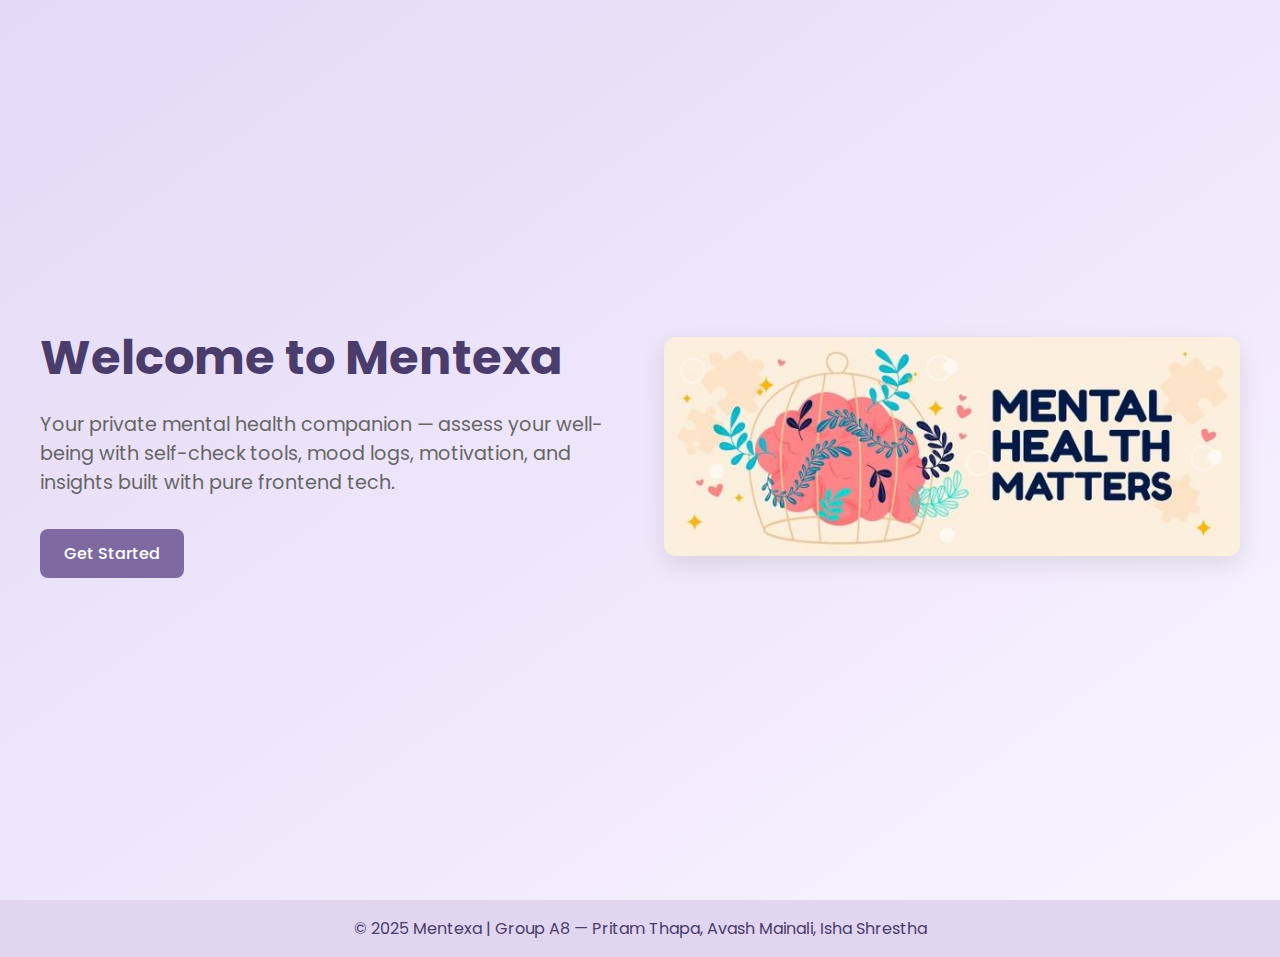
<file: index.html>
<!DOCTYPE html>
<html lang="en">
<head>
    <meta charset="UTF-8">
    <meta name="viewport" content="width=device-width, initial-scale=1.0">
    <title>Mentexa - Mental Health Portal</title>
    <link href="https://fonts.googleapis.com/css2?family=Poppins:wght@300;500;700&display=swap" rel ="stylesheet">
    <style>
        * {
            margin: 0;
            padding: 0;
            box-sizing: border-box;
        }
        body{
            font-family: 'Poppins','sans-serif';
            background: linear-gradient(to right, #e8e1f2, #9a8fc2);
            color: #4a3c6b;
        }
        .hero{
            display: flex;
            align-items: center;
            justify-content: center;
            min-height: 100vh;
            padding: 2 rem;
            background: linear-gradient(to bottom right,#e4d9f6, #f8f4ff);
        }
        .hero-content{
            max-width: 1200px;
            width: 100%;
            display: flex;
            flex-wrap: wrap;
            align-items: center;
            justify-content: center;
            gap: 3rem;
        }
        .hero-text{
            flex: 1 1 400px;
            animation: fadeIn 1.3s ease;
        }
        .hero-text h1{
            font-size: 3rem;
            color: #4a3c6b;
            margin-bottom: 1rem;
        }
        .hero-text p{
            font-size: 1.2rem;
            color: #666;
            margin-bottom: 2rem;
        }
        .hero-text a{
            display: inline-block;
            padding: 0.75rem 1.5rem;
            background-color: #7e6aa0;
            color: #fff;
            text-decoration: none;
            font-weight: 500;
            border-radius: 8px;
            transition: background 0.3s ease;
        }

        .hero-text a:hover{
            color: #5c4d78;
        }

        .hero-image{
            flex: 1 1 400px;
            text-align: center;
            animation: fadeIn 1.5s ease;
        }

        .hero-image img{
            max-width: 100%;
            height: auto;
            border-radius: 12px;
            box-shadow: 0 8px 25px  rgba(0, 0, 0, 0.1) ;
        }

        footer{
            text-align: center;
            padding: 1rem;
            background-color: #e1d5f0;
            color: #4a3c6b;
        }
        @keyframes fadeIn{
            0%{
                opacity: 0;
                transform: translateY(20px);
            }
            100%{
                opacity: 1;
                transform: translateY(0);
            }
        }
        @media (max-width: 768px){
            .hero-text{
                font-size: 2.3rem;
            }
            .hero {
                flex-direction: column;
            }
            .hero-content{
                flex-direction: column;
            }
        }
    
    </style>
</head>
<body>
    <section class="hero">
        <div class="hero-content">
            <div class="hero-text">
                <h1> Welcome to Mentexa</h1>
                <p>Your private mental health companion — assess your well-being with self-check tools, mood logs, motivation, and insights built with pure frontend tech.</p>
        <a href="pages/html/home.html">Get Started</a>
            </div>
            <div class="hero-image">
                <img src="pictures/mentalhealth.jpg" alt="Mental Health Illustration" />
            </div>
        </div>
    </section>
    <footer>
        &copy; 2025 Mentexa | Group A8 — Pritam Thapa, Avash Mainali, Isha Shrestha
    </footer>
</body>
</html>
</file>
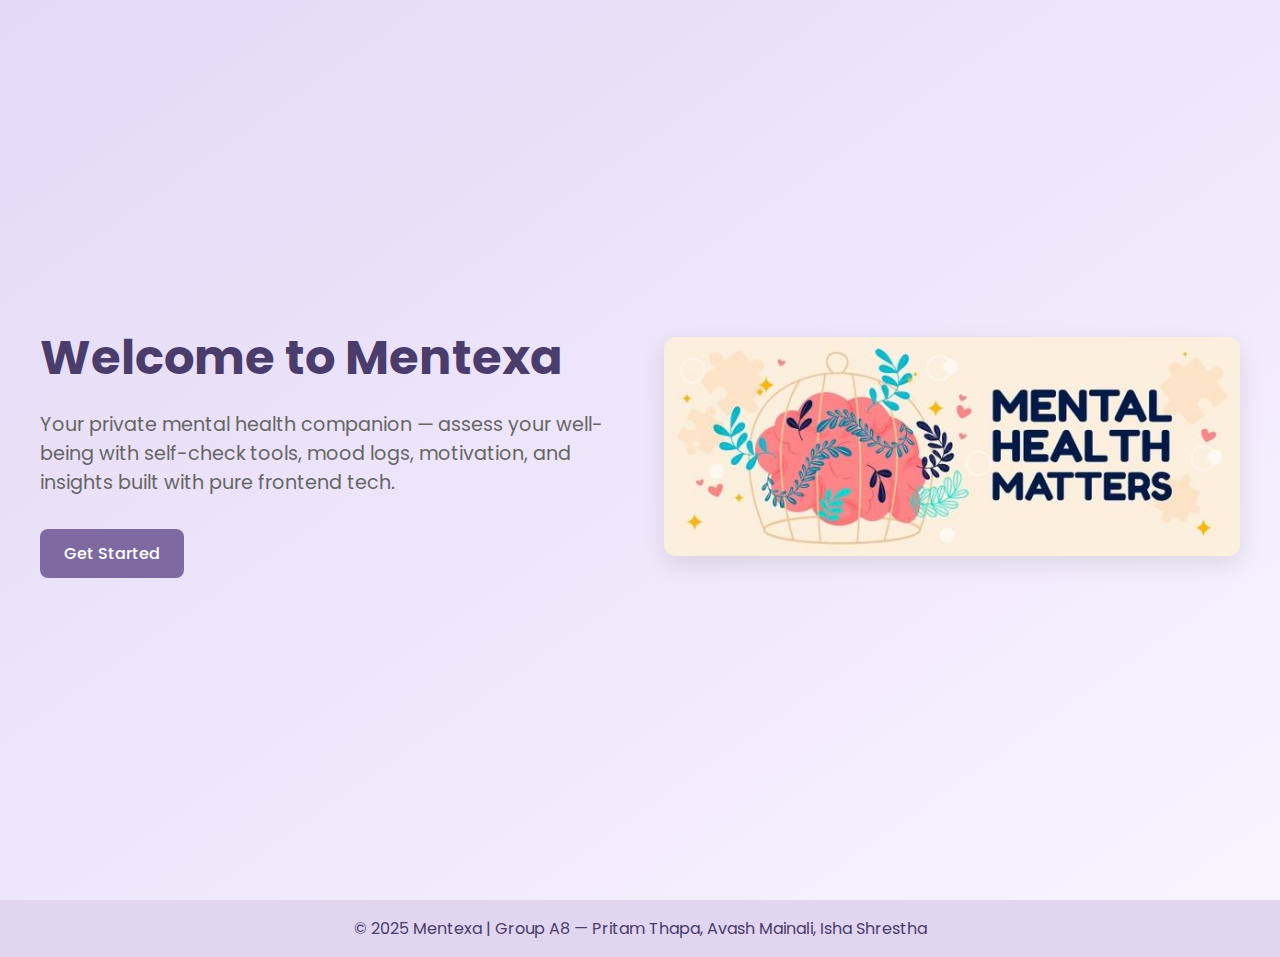
<file: pages/index.html>
<!DOCTYPE html>
<html lang="en">
<head>
    <meta charset="UTF-8">
    <meta name="viewport" content="width=device-width, initial-scale=1.0">
    <title>Mentexa - Mental Health Portal</title>
    <link href="https://fonts.googleapis.com/css2?family=Poppins:wght@300;500;700&display=swap" rel ="stylesheet">
    <style>
        * {
            margin: 0;
            padding: 0;
            box-sizing: border-box;
        }
        body{
            font-family: 'Poppins','sans-serif';
            background: linear-gradient(to right, #e8e1f2, #9a8fc2);
            color: #4a3c6b;
        }
        .hero{
            display: flex;
            align-items: center;
            justify-content: center;
            min-height: 100vh;
            padding: 2 rem;
            background: linear-gradient(to bottom right,#e4d9f6, #f8f4ff);
        }
        .hero-content{
            max-width: 1200px;
            width: 100%;
            display: flex;
            flex-wrap: wrap;
            align-items: center;
            justify-content: center;
            gap: 3rem;
        }
        .hero-text{
            flex: 1 1 400px;
            animation: fadeIn 1.3s ease;
        }
        .hero-text h1{
            font-size: 3rem;
            color: #4a3c6b;
            margin-bottom: 1rem;
        }
        .hero-text p{
            font-size: 1.2rem;
            color: #666;
            margin-bottom: 2rem;
        }
        .hero-text a{
            display: inline-block;
            padding: 0.75rem 1.5rem;
            background-color: #7e6aa0;
            color: #fff;
            text-decoration: none;
            font-weight: 500;
            border-radius: 8px;
            transition: background 0.3s ease;
        }

        .hero-text a:hover{
            color: #5c4d78;
        }

        .hero-image{
            flex: 1 1 400px;
            text-align: center;
            animation: fadeIn 1.5s ease;
        }

        .hero-image img{
            max-width: 100%;
            height: auto;
            border-radius: 12px;
            box-shadow: 0 8px 25px  rgba(0, 0, 0, 0.1) ;
        }

        footer{
            text-align: center;
            padding: 1rem;
            background-color: #e1d5f0;
            color: #4a3c6b;
        }
        @keyframes fadeIn{
            0%{
                opacity: 0;
                transform: translateY(20px);
            }
            100%{
                opacity: 1;
                transform: translateY(0);
            }
        }
        @media (max-width: 768px){
            .hero-text{
                font-size: 2.3rem;
            }
            .hero {
                flex-direction: column;
            }
            .hero-content{
                flex-direction: column;
            }
        }
    
    </style>
</head>
<body>
    <section class="hero">
        <div class="hero-content">
            <div class="hero-text">
                <h1> Welcome to Mentexa</h1>
                <p>Your private mental health companion — assess your well-being with self-check tools, mood logs, motivation, and insights built with pure frontend tech.</p>
        <a href="home1.html">Get Started</a>
            </div>
            <div class="hero-image">
                <img src="..\pictures\mentalhealth.jpg" alt="Mental Health Illustration" />
            </div>
        </div>
    </section>
    <footer>
        &copy; 2025 Mentexa | Group A8 — Pritam Thapa, Avash Mainali, Isha Shrestha
    </footer>
</body>
</html>
</file>
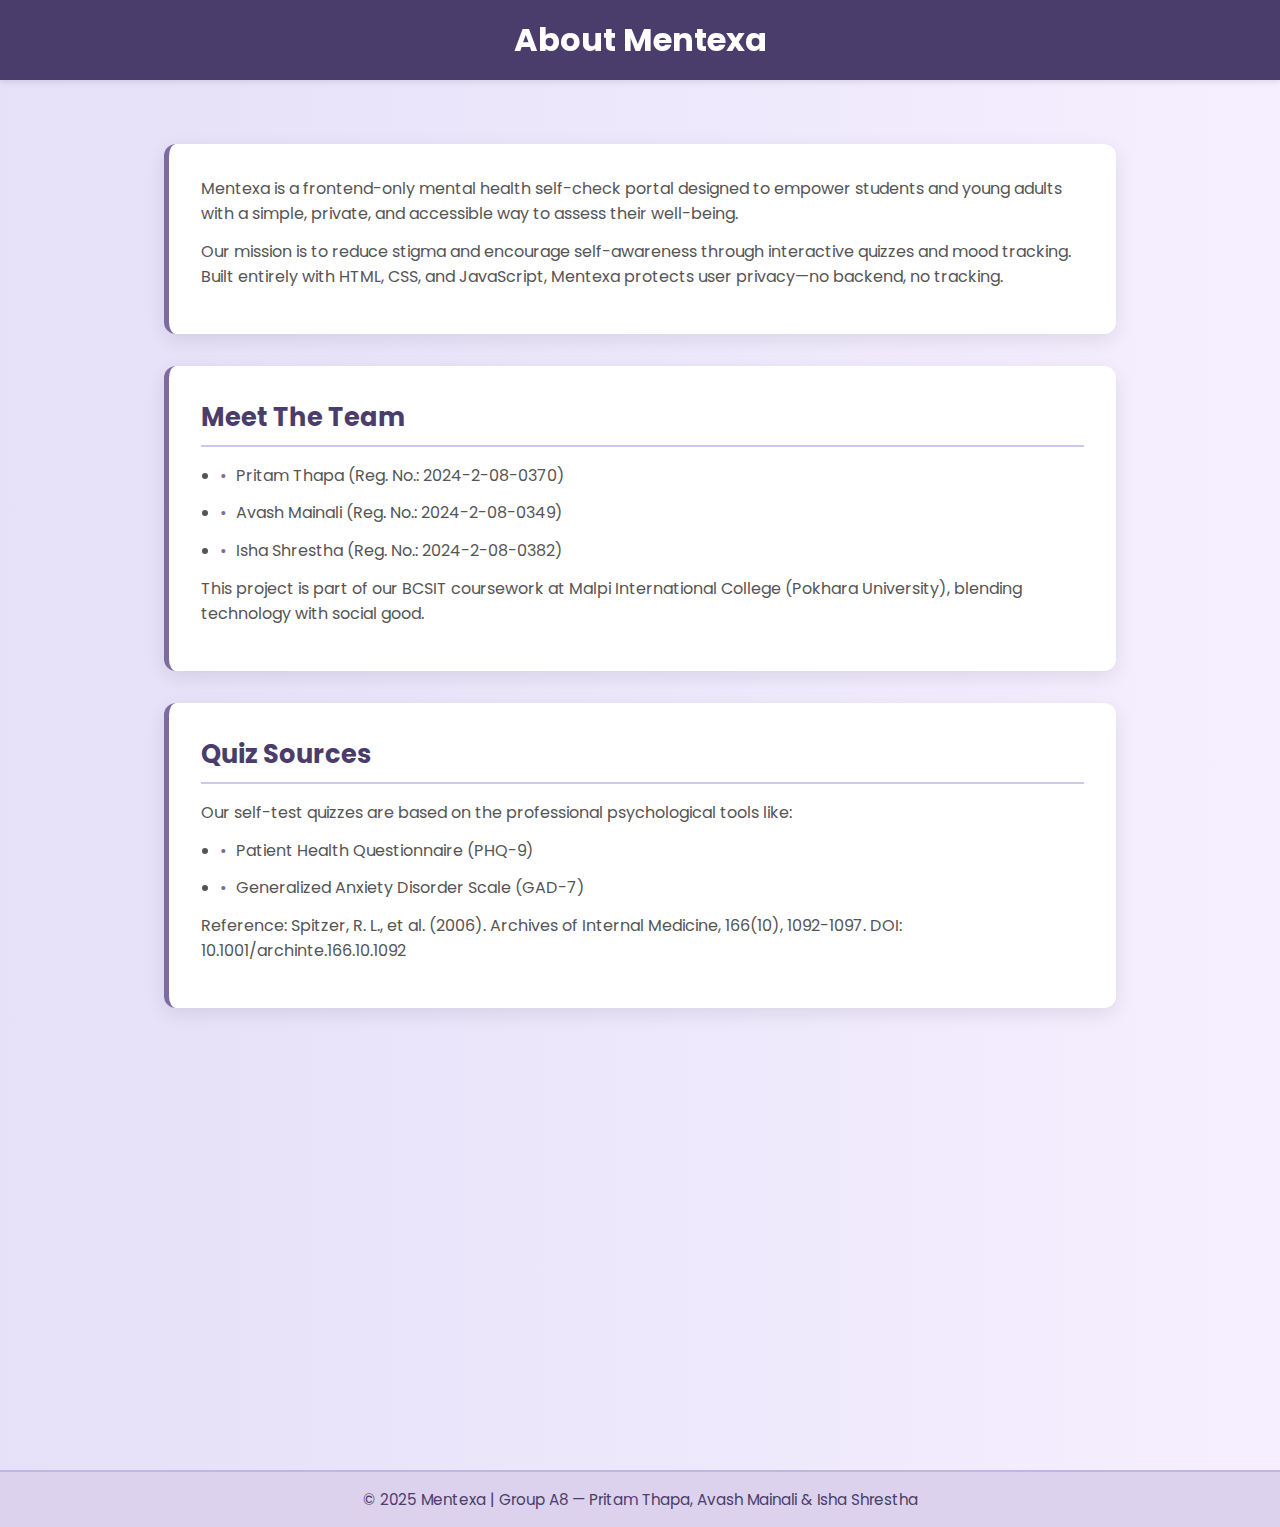
<file: pages/about.html>
<!DOCTYPE html>
<html lang="en">
<head>
    <meta charset="UTF-8">
    <meta name="viewport" content="width=device-width, initial-scale=1.0">
    <title>About us</title>
    <link href="https://fonts.googleapis.com/css2?family=Poppins:wght@400;600&display=swap" rel="stylesheet"> <!--link for Poppins font--> 
    <style>
        *{
            margin: 0;
            padding: 0;
            box-sizing: border-box;
        }
        body{
            font-family: 'Poppins', sans-serif;
            background: linear-gradient(to right,  #e6e0f8, #f5efff);
            color: #333;
        }
        header{
            position: sticky; /*makes the header "stick" to the top of the page when you scroll down*/
            top: 0;
            background: #4a3c6b;
            padding: 1rem 0;
            color: #fff;
            text-align: center;
            z-index: 100;
            box-shadow: 0 2px 6px rgba(0, 0, 0, 0.1);
        }

        header h1{
            font-size: 2rem;
        }

        .container{ 
            max-width: 1000px;
            margin: 0 auto;
            padding: 2rem 1.5rem;
        }

        .section{ /* Section designing */
            background: #ffffff;
            padding: 2rem;
            margin: 2rem 0;
            border-left: 5px solid #7e6aa0; /* Creates a solid left border of 5px */
            border-radius: 12px; 
            box-shadow: 0 6px 20px rgba(0, 0, 0, 0.09);
            transition: transform 0.4s ease, box-shadow 0.4s ease;
        }
        .section:hover{
            transform: translateY(-5px); /* Lifts the hovered section towards Y direction by 5px */
            box-shadow: 0 8px 28px rgba(0, 0, 0, 0.2);
        }

        .section h2{
            color: #4a3c6b;
            font-size: 1.6rem;
            margin-bottom: 1rem;
            border-bottom: 2px solid #d3c4f0;
            padding-bottom: 0.5rem;
        }

        .section p, .section li {
            font-size: 1rem;
            color: #555;
            margin-bottom: 0.8rem;
        }

        ul{
            padding-left: 1.2rem;
        }

        li {
            position: relative;
            padding-left: 1rem;
        }

        li::before{
            content:'•';
            position: absolute;
            left: 0;
            color: #7e6aa0;
        }

        footer {
            background: #dcd2ed;
            padding: 1rem;
            text-align: center;
            color: #4a3c6b;
            font-size: 0.95rem;
            margin-top: 3rem;
            border-top: 2px solid #c6b3e6;
        }
        /* Scroll Animation*/
        .fade-in {
            opacity: 0;
            transform: translateY(30px);
            transition: opacity 0.8s ease, transform 0.8s ease;
        }
        .fade-in.show {
            opacity: 1;
            transform: translateY(0);
        }

        @media (max-width: 600px){ /*responsive */
            header h1{
                font-size: 1.5rem;
            }
            .section h2{
                font-size: 1.3rem;
            }
            .section{
                padding: 1.5rem;
            }
        }
    </style>
</head>
<body>
    <header>
        <h1>About Mentexa</h1>
    </header>
    <div class="container"> <!-- Class container -->
        <section class="section fade-in"> <!--Mentexa Intro-->
             <p>Mentexa is a frontend-only mental health self-check portal designed to empower students and young adults with a simple, private, and accessible way to assess their well-being.</p>
      <p>Our mission is to reduce stigma and encourage self-awareness through interactive quizzes and mood tracking. Built entirely with HTML, CSS, and JavaScript, Mentexa protects user privacy—no backend, no tracking.</p>
        </section>
        <section class="section fade-in"><!-- Team Intro-->
            <h2>Meet The Team</h2>
            <ul>
        <li>Pritam Thapa (Reg. No.: 2024-2-08-0370)</li>
        <li>Avash Mainali (Reg. No.: 2024-2-08-0349)</li>
        <li>Isha Shrestha (Reg. No.: 2024-2-08-0382)</li>
            </ul>
            <p>This project is part of our BCSIT coursework at Malpi International College (Pokhara University), blending technology with social good.</p>
        </section>
        <section class="section fade-in">
        <h2>Quiz Sources</h2> <!--Question Sources -->
        <p> Our self-test quizzes are based on the professional psychological tools like: </p>
            <ul>
                <li>Patient Health Questionnaire (PHQ-9)</li>
                <li>Generalized Anxiety Disorder Scale (GAD-7)</li>
            </ul>
        <p>Reference: Spitzer, R. L., et al. (2006). Archives of Internal Medicine, 166(10), 1092-1097. DOI: 10.1001/archinte.166.10.1092</p>
        </section>
        <section class="section fade-in"><!--framework insight-->
            <h2>Frontend Frameworks Insight</h2>
            <p>Although Mentexa uses only HTML, CSS and JavaScript, we've studied mordern frameworks to shape our vision:</p>
            <ul>
                <li><strong>React:</strong> Component-based UI architecture.</li>
                <li><strong>Angular:</strong> Robust MVC structure with data-binding.</li>
                <li><strong>Vue.js:</strong> Lightweight, flexible reactivity.</li>
            </ul>
            <p>Future versions of Mentexa may integrate such frameworks for enhanced experiences.</p>
        </section>
    </div>
    <footer><!--copy right-->
        &copy; 2025 Mentexa | Group A8 — Pritam Thapa, Avash Mainali & Isha Shrestha
    </footer>
</body>
<script>
    // JS scroll animation
const fadeInElements = document.querySelectorAll('.fade-in');

const observer = new IntersectionObserver( entries =>{
    entries.forEach(entry =>{
        if (entry.isIntersecting){
            entry.target.classList.add('show');
        }
    });
},{ threshold: 0.1});
fadeInElements.forEach(el => observer.observe(el));
</script>
</html>
</file>
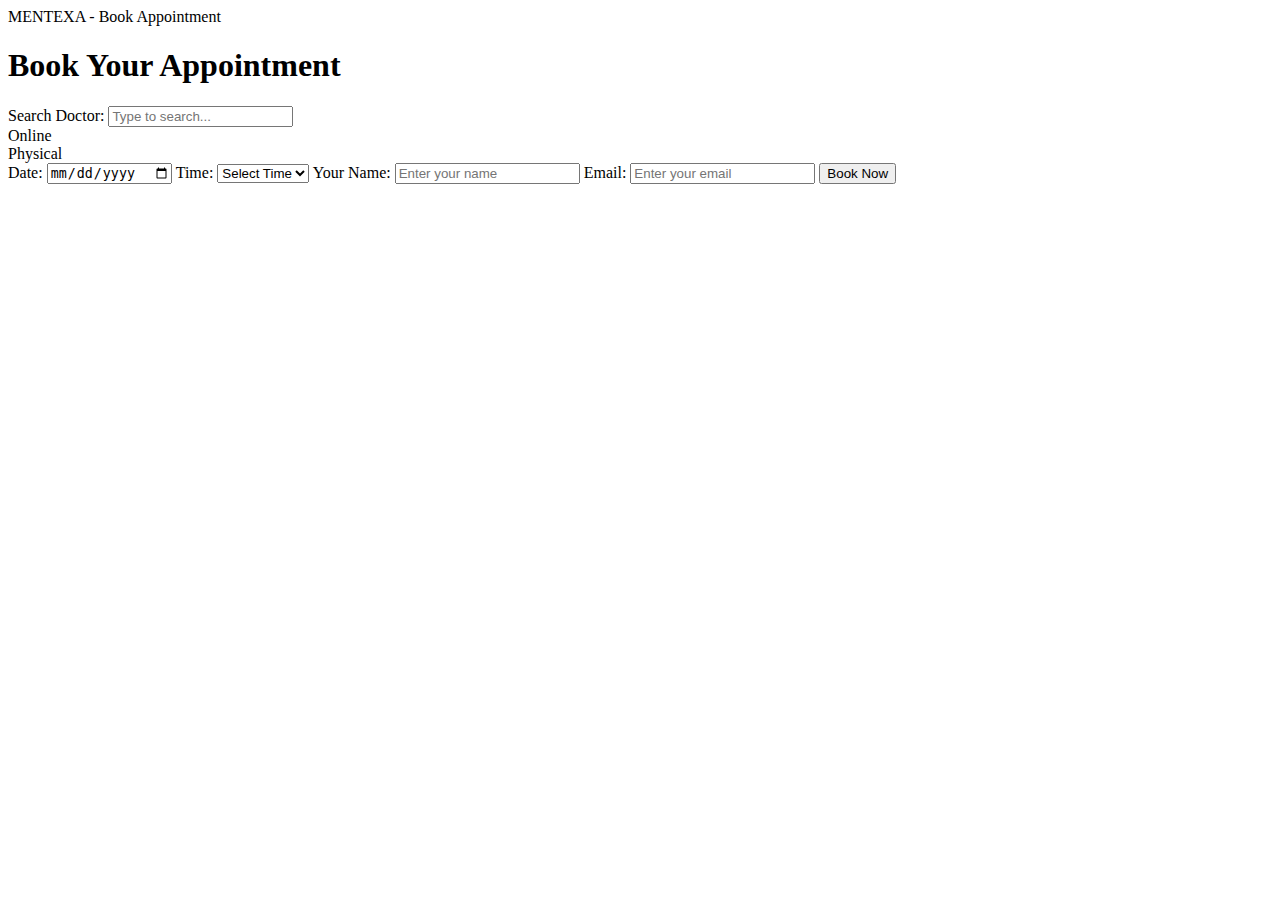
<file: pages/Appointment Booking.html>
<!DOCTYPE html>
<html lang="en">
<head>
    <meta charset="UTF-8">
    <meta name="viewport" content="width=device-width, initial-scale=1.0">
    <title>Mentexa - Appointment Booking</title>
  <link href="https://fonts.googleapis.com/css2?family=Poppins:wght@300;400;600&display=swap" rel="stylesheet">
  <style>
    /* css */
  </style>
</head>
<body>
  <header>MENTEXA - Book Appointment</header>
  <main>
    <h1>Book Your Appointment</h1>

    <label for="search">Search Doctor:</label>
    <input type="text" id="search" placeholder="Type to search...">

    <div id="doctor-list"></div>

    <div class="appointment-type">
      <div id="online" class="selected" onclick="selectType('online')">Online</div>
      <div id="physical" onclick="selectType('physical')">Physical</div>
    </div>

    <div id="location-section" style="display:none;">
      <label for="location">Location:</label>
      <select id="location">
        <option value="Kathmandu">Kathmandu</option>
        <option value="Pokhara">Pokhara</option>
      </select>
    </div>

    <label for="date">Date:</label>
    <input type="date" id="date" min="2025-06-10">

    <label for="time">Time:</label>
    <select id="time">
      <option value="">Select Time</option>
      <option value="10:00 AM">10:00 AM</option>
      <option value="2:00 PM">2:00 PM</option>
      <option value="4:00 PM">4:00 PM</option>
    </select>

    <label for="name">Your Name:</label>
    <input type="text" id="name" placeholder="Enter your name">

    <label for="email">Email:</label>
    <input type="email" id="email" placeholder="Enter your email">

    <button onclick="bookAppointment()">Book Now</button>

    <div id="confirmation" style="display: none;"></div>
    <div id="history"></div>
  </main>
  <script>
    // JS
  </script>
</body>
</html>
</file>
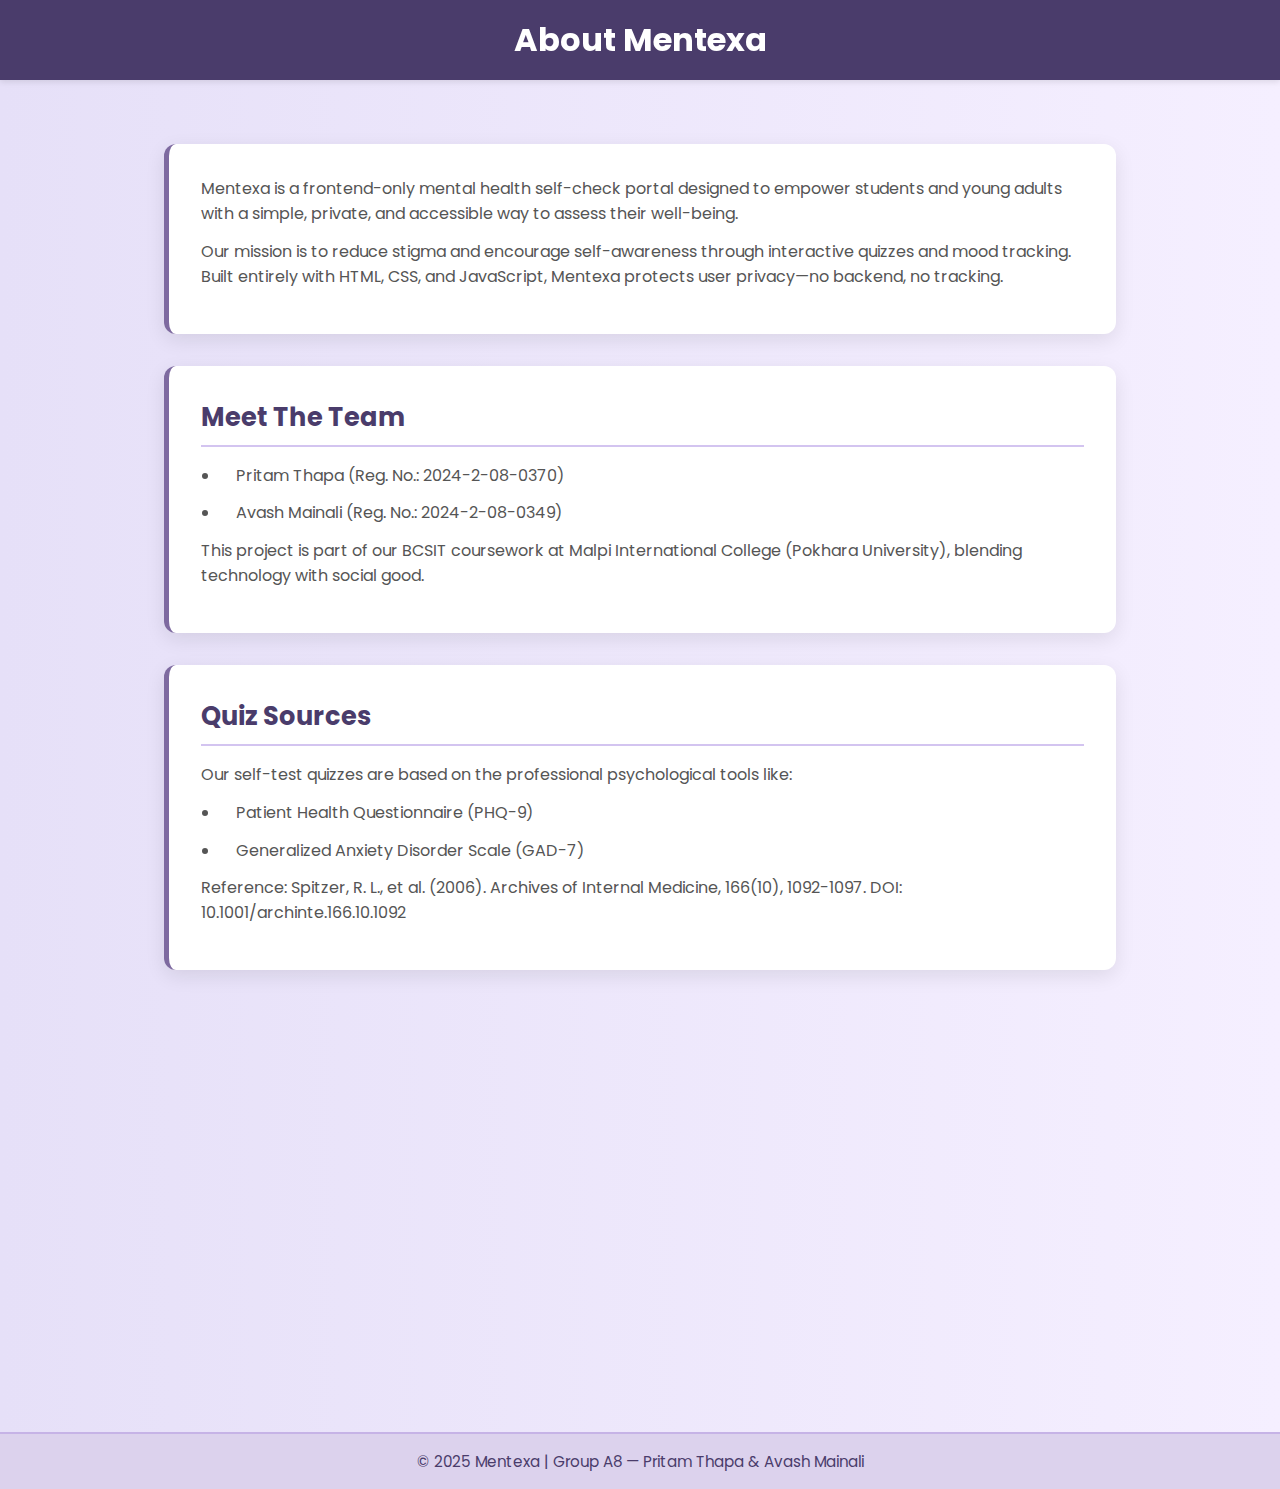
<file: pages/html/about.html>
<!DOCTYPE html>
<html lang="en">
<head>
    <meta charset="UTF-8">
    <meta name="viewport" content="width=device-width, initial-scale=1.0">
    <title>About us</title>
    <link href="https://fonts.googleapis.com/css2?family=Poppins:wght@400;600&display=swap" rel="stylesheet"> <!--link for Poppins font--> 
    <link rel="stylesheet" href="../CSS/about.css">
</head>
<body>
    <header>
        <h1>About Mentexa</h1>
    </header>
    <div class="container"> <!-- Class container -->
        <section class="section fade-in"> <!--Mentexa Intro-->
             <p>Mentexa is a frontend-only mental health self-check portal designed to empower students and young adults with a simple, private, and accessible way to assess their well-being.</p>
      <p>Our mission is to reduce stigma and encourage self-awareness through interactive quizzes and mood tracking. Built entirely with HTML, CSS, and JavaScript, Mentexa protects user privacy—no backend, no tracking.</p>
        </section>
        <section class="section fade-in"><!-- Team Intro-->
            <h2>Meet The Team</h2>
            <ul>
        <li>Pritam Thapa (Reg. No.: 2024-2-08-0370)</li>
        <li>Avash Mainali (Reg. No.: 2024-2-08-0349)</li>
            </ul>
            <p>This project is part of our BCSIT coursework at Malpi International College (Pokhara University), blending technology with social good.</p>
        </section>
        <section class="section fade-in">
        <h2>Quiz Sources</h2> <!--Question Sources -->
        <p> Our self-test quizzes are based on the professional psychological tools like: </p>
            <ul>
                <li>Patient Health Questionnaire (PHQ-9)</li>
                <li>Generalized Anxiety Disorder Scale (GAD-7)</li>
            </ul>
        <p>Reference: Spitzer, R. L., et al. (2006). Archives of Internal Medicine, 166(10), 1092-1097. DOI: 10.1001/archinte.166.10.1092</p>
        </section>
        <section class="section fade-in"><!--framework insight-->
            <h2>Frontend Frameworks Insight</h2>
            <p>Although Mentexa uses only HTML, CSS and JavaScript, we've studied mordern frameworks to shape our vision:</p>
            <ul>
                <li><strong>React:</strong> Component-based UI architecture.</li>
                <li><strong>Angular:</strong> Robust MVC structure with data-binding.</li>
                <li><strong>Vue.js:</strong> Lightweight, flexible reactivity.</li>
            </ul>
            <p>Future versions of Mentexa may integrate such frameworks for enhanced experiences.</p>
        </section>
    </div>
    <footer><!--copy right-->
        &copy; 2025 Mentexa | Group A8 — Pritam Thapa & Avash Mainali
    </footer>
 <script src="../JS/about.js"></script>    
</body>
</html>
</file>
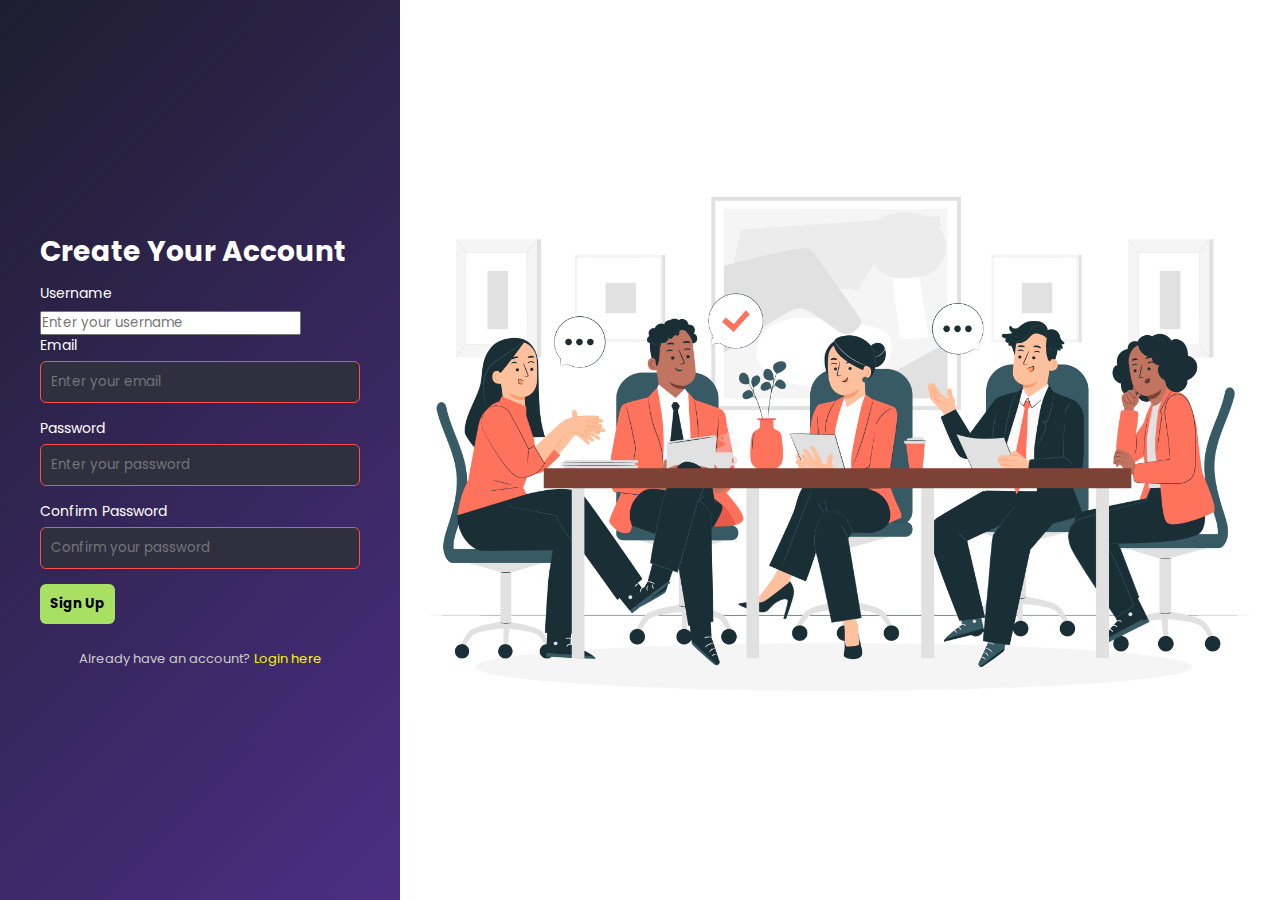
<file: pages/html/signup.html>
<!DOCTYPE html>
<html lang="en">
<head>
  <meta charset="UTF-8" />
  <meta name="viewport" content="width=device-width, initial-scale=1" />
  <title>Sign Up - Mentexa</title>
  <link href="https://fonts.googleapis.com/css2?family=Poppins:wght@400;600&display=swap" rel="stylesheet" />
  <link rel="stylesheet" href="../../pages/CSS/login.css" />
</head>
<body>
  <div class="login-container">
    <div class="form-box">
      <h2>Create Your Account</h2>
      <form id="signupForm" novalidate>
        <label for="username">Username</label>
        <input type="text" id="username" name="username" placeholder="Enter your username" required minlength="3" maxlength="20" />
        <div id="usernameError" class="error"></div>

        <label for="email">Email</label>
        <input type="email" id="email" name="email" placeholder="Enter your email" required />
        <div id="emailError" class="error"></div>

        <label for="password">Password</label>
        <input type="password" id="password" name="password" placeholder="Enter your password" required minlength="6" />
        <div id="passwordError" class="error"></div>

        <label for="confirmPassword">Confirm Password</label>
        <input type="password" id="confirmPassword" name="confirmPassword" placeholder="Confirm your password" required />
        <div id="confirmPasswordError" class="error"></div>

        <button type="submit" class="primary">Sign Up</button>
        <div id="signupSuccess" class="success"></div>
        <div id="signupError" class="error"></div>
      </form>
      <p class="signup">Already have an account? <a href="login.html">Login here</a></p>
    </div>
    <div class="image-panel">
      <img src="../../pictures/10314658.jpg" alt="Sign Up Illustration" />
    </div>
  </div>

  <script src="../JS/signup.js"></script>
</body>
</html>
</file>
<file: pages/CSS/about.css>
*{
            margin: 0;
            padding: 0;
            box-sizing: border-box;
        }
        body{
            font-family: 'Poppins', sans-serif;
            background: linear-gradient(to right,  #e6e0f8, #f5efff);
            color: #333;
        }
        header{
            position: sticky; /*makes the header "stick" to the top of the page when you scroll down*/
            top: 0;
            background: #4a3c6b;
            padding: 1rem 0;
            color: #fff;
            text-align: center;
            z-index: 100;
            box-shadow: 0 2px 6px rgba(0, 0, 0, 0.1);
        }

        header h1{
            font-size: 2rem;
        }

        .container{ 
            max-width: 1000px;
            margin: 0 auto;
            padding: 2rem 1.5rem;
        }

        .section{ /* Section designing */
            background: #ffffff;
            padding: 2rem;
            margin: 2rem 0;
            border-left: 5px solid #7e6aa0; /* Creates a solid left border of 5px */
            border-radius: 12px; 
            box-shadow: 0 6px 20px rgba(0, 0, 0, 0.09);
            transition: transform 0.4s ease, box-shadow 0.4s ease;
        }
        .section:hover{
            transform: translateY(-5px); /* Lifts the hovered section towards Y direction by 5px */
            box-shadow: 0 8px 28px rgba(0, 0, 0, 0.2);
        }

        .section h2{
            color: #4a3c6b;
            font-size: 1.6rem;
            margin-bottom: 1rem;
            border-bottom: 2px solid #d3c4f0;
            padding-bottom: 0.5rem;
        }

        .section p, .section li {
            font-size: 1rem;
            color: #555;
            margin-bottom: 0.8rem;
        }

        ul{
            padding-left: 1.2rem;
        }

        li {
            position: relative;
            padding-left: 1rem;
        }

        li::before{           
            position: absolute;
            left: 0;
            color: #7e6aa0;
        }

        footer {
            background: #dcd2ed;
            padding: 1rem;
            text-align: center;
            color: #4a3c6b;
            font-size: 0.95rem;
            margin-top: 3rem;
            border-top: 2px solid #c6b3e6;
        }
        /* Scroll Animation*/
        .fade-in {
            opacity: 0;
            transform: translateY(30px);
            transition: opacity 0.8s ease, transform 0.8s ease;
        }
        .fade-in.show {
            opacity: 1;
            transform: translateY(0);
        }

        @media (max-width: 600px){ /*responsive */
            header h1{
                font-size: 1.5rem;
            }
            .section h2{
                font-size: 1.3rem;
            }
            .section{
                padding: 1.5rem;
            }
        }
</file>
<file: pages/CSS/login.css>
* {
  box-sizing: border-box;
  margin: 0;
  padding: 0;
  font-family: 'Poppins', sans-serif;
}

body {
  display: flex;
  min-height: 100vh;
  background-color: #1e1e2f;
}

.login-container {
  display: flex;
  width: 100%;
}

.form-box {
  flex: 1;
  background: linear-gradient(135deg, #1e1e2f, #4b2e83);
  color: white;
  display: flex;
  flex-direction: column;
  justify-content: center;
  padding: 40px;
  max-width: 400px;
}

.image-panel {
  flex: 1;
  background-color: #fff;
  display: flex;
  align-items: center;
  justify-content: center;
  padding: 10px;
}

.image-panel img {
  max-width: 100%;
  height: auto;
}

h2 {
  font-size: 28px;
  margin-bottom: 10px;
}

.description {
  font-size: 14px;
  color: #bbb;
  margin-bottom: 30px;
}

label {
  font-size: 14px;
  margin-bottom: 5px;
  display: block;
}

input[type="email"],
input[type="password"] {
  width: 100%;
  padding: 10px;
  margin-bottom: 15px;
  border: none;
  border-radius: 6px;
  background-color: #2f2f40;
  color: white;
  outline: none;
}

input[type="email"]:invalid,
input[type="password"]:invalid {
  border: 1px solid #ff4d4d;
}

.options {
  display: flex;
  justify-content: space-between;
  align-items: center;
  font-size: 13px;
  margin-bottom: 20px;
  color: #ccc;
}

.forgot-password {
  color: #a8e063;
  text-decoration: none;
}

button.primary {
  width: 100;
  background: #a8e063;
  border: none;
  padding: 10px;
  font-weight: bold;
  border-radius: 6px;
  cursor: pointer;
  margin-bottom: 10px;
  transition: background 0.3s;
}

button.primary:hover {
  background: #8ec94f;
}

button.google {
  width: 100%;
  background: #2f2f40;
  color: white;
  border: 1px solid #444;
  padding: 10px;
  border-radius: 6px;
  cursor: pointer;
  display: flex;
  align-items: center;
  justify-content: center;
  gap: 10px;
  transition: background 0.3s;
}

button.google:hover {
  background: #3d3d50;
}

.signup {
  font-size: 13px;
  color: #ccc;
  text-align: center;
  margin-top: 15px;
}

.signup a {
  color: #f5f500;
  text-decoration: none;
}

.error {
  color: #ff4d4d;
  font-size: 12px;
  margin-bottom: 10px;
  display: none;
}

.loading {
  text-align: center;
  margin-top: 10px;
  display: none;
}

.loading .spinner {
  border: 4px solid #f3f3f3;
  border-top: 4px solid #a8e063;
  border-radius: 50%;
  width: 20px;
  height: 20px;
  animation: spin 1s linear infinite;
  display: inline-block;
}

@keyframes spin {
  0% { transform: rotate(0deg); }
  100% { transform: rotate(360deg); }
}

.error.active {
  display: block;
  animation: shake 0.5s;
}

@keyframes shake {
  0%, 100% { transform: translateX(0); }
  25% { transform: translateX(-5px); }
  75% { transform: translateX(5px); }
}

@media (max-width: 768px) {
  .login-container {
    flex-direction: column;
  }
  .image-panel {
    order: -1;
    padding: 20px;
  }
  .form-box {
    padding: 20px;
    align-items: center;
  }
}
</file>
